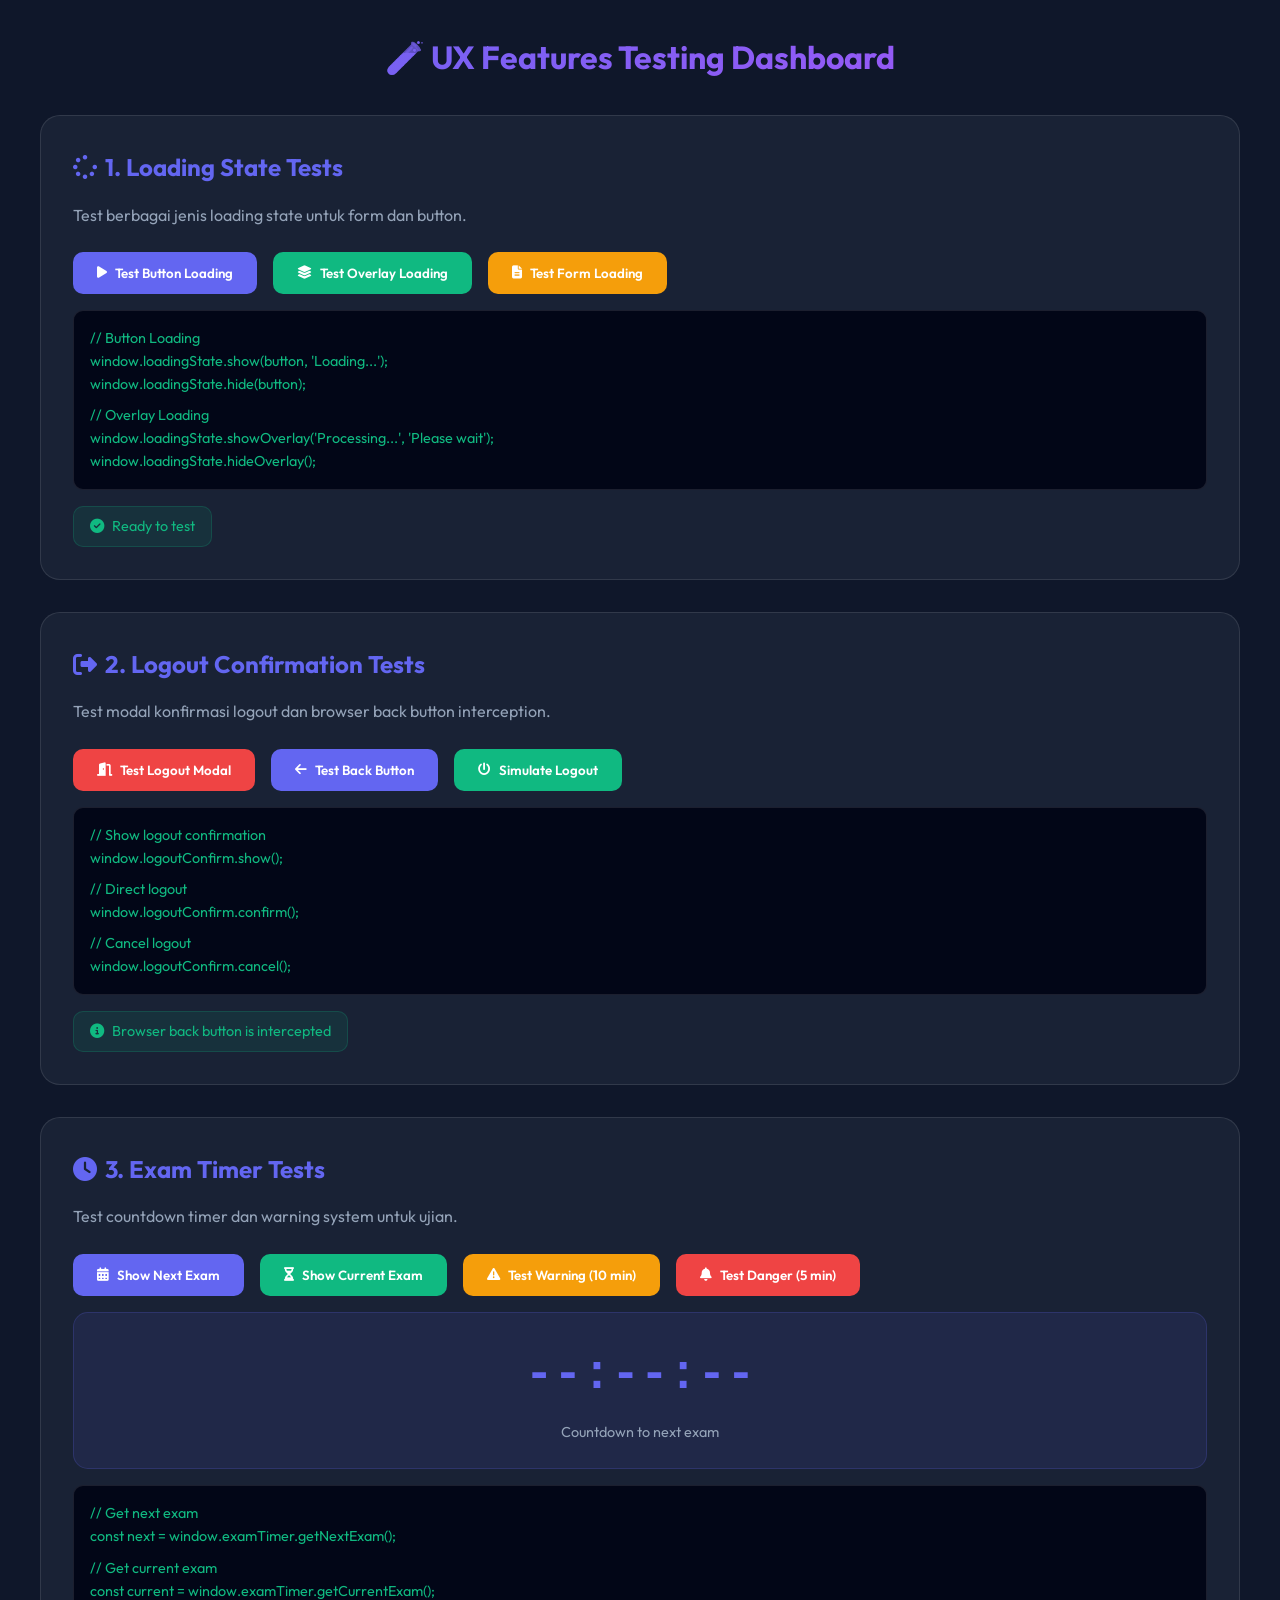
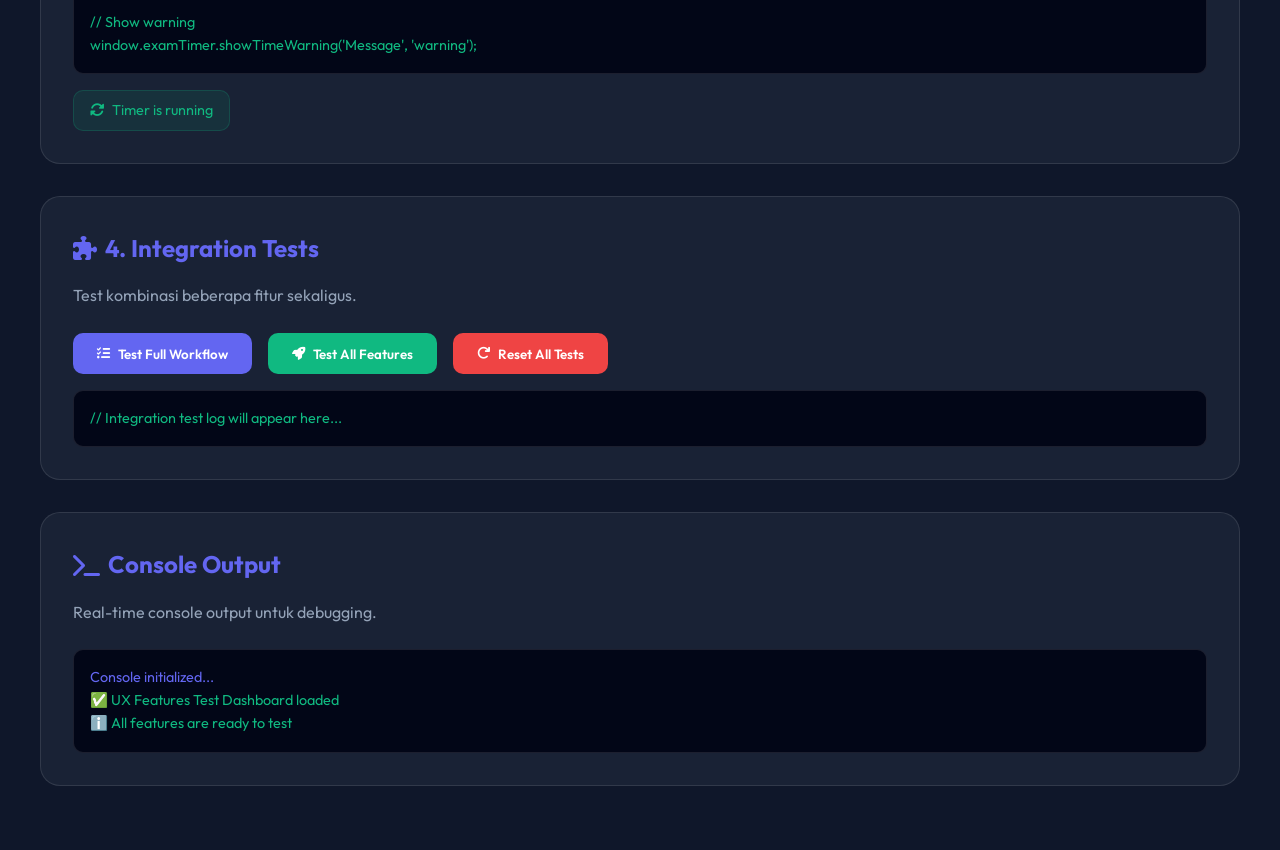
<file: test-ux-features.html>
<!DOCTYPE html>
<html lang="id">
<head>
    <meta charset="UTF-8">
    <meta name="viewport" content="width=device-width, initial-scale=1.0">
    <title>Test UX Features - Sistem Manajemen Nilai</title>
    <link rel="stylesheet" href="https://cdnjs.cloudflare.com/ajax/libs/font-awesome/6.4.0/css/all.min.css">
    <link href="https://fonts.googleapis.com/css2?family=Outfit:wght@300;400;600;700&display=swap" rel="stylesheet">
    <link rel="stylesheet" href="style.css">
    <script src="ux-enhancements.js"></script>
    <style>
        body {
            padding: 2rem;
            background: #0f172a;
            color: #f8fafc;
            font-family: 'Outfit', sans-serif;
        }
        .test-container {
            max-width: 1200px;
            margin: 0 auto;
        }
        .test-section {
            background: rgba(30, 41, 59, 0.7);
            border: 1px solid rgba(255, 255, 255, 0.1);
            border-radius: 20px;
            padding: 2rem;
            margin-bottom: 2rem;
        }
        .test-section h2 {
            color: #6366f1;
            margin-bottom: 1rem;
            display: flex;
            align-items: center;
            gap: 0.5rem;
        }
        .test-section p {
            color: #94a3b8;
            margin-bottom: 1.5rem;
        }
        .test-buttons {
            display: flex;
            gap: 1rem;
            flex-wrap: wrap;
        }
        .test-btn {
            padding: 0.8rem 1.5rem;
            background: #6366f1;
            color: white;
            border: none;
            border-radius: 10px;
            cursor: pointer;
            font-weight: 600;
            transition: all 0.3s;
            display: flex;
            align-items: center;
            gap: 0.5rem;
        }
        .test-btn:hover {
            background: #4f46e5;
            transform: translateY(-2px);
        }
        .test-btn.danger {
            background: #ef4444;
        }
        .test-btn.success {
            background: #10b981;
        }
        .test-btn.warning {
            background: #f59e0b;
        }
        .code-block {
            background: #020617;
            border: 1px solid rgba(255, 255, 255, 0.1);
            border-radius: 10px;
            padding: 1rem;
            margin-top: 1rem;
            font-family: 'Courier New', monospace;
            font-size: 0.9rem;
            color: #10b981;
            overflow-x: auto;
        }
        .status-indicator {
            display: inline-flex;
            align-items: center;
            gap: 0.5rem;
            padding: 0.5rem 1rem;
            background: rgba(16, 185, 129, 0.1);
            border: 1px solid rgba(16, 185, 129, 0.2);
            border-radius: 10px;
            color: #10b981;
            font-size: 0.9rem;
            margin-top: 1rem;
        }
        .timer-display {
            background: rgba(99, 102, 241, 0.1);
            border: 1px solid rgba(99, 102, 241, 0.2);
            border-radius: 15px;
            padding: 1.5rem;
            margin-top: 1rem;
            text-align: center;
        }
        .timer-display .time {
            font-size: 3rem;
            font-weight: 700;
            color: #6366f1;
            font-family: 'Courier New', monospace;
        }
        .timer-display .label {
            color: #94a3b8;
            font-size: 0.9rem;
            margin-top: 0.5rem;
        }
    </style>
</head>
<body>
    <div class="test-container">
        <h1 style="text-align: center; margin-bottom: 2rem; background: linear-gradient(135deg, #6366f1, #a855f7); -webkit-background-clip: text; background-clip: text; -webkit-text-fill-color: transparent;">
            🧪 UX Features Testing Dashboard
        </h1>

        <!-- Loading State Tests -->
        <div class="test-section">
            <h2><i class="fas fa-spinner"></i> 1. Loading State Tests</h2>
            <p>Test berbagai jenis loading state untuk form dan button.</p>
            
            <div class="test-buttons">
                <button class="test-btn" id="test-btn-1" onclick="testButtonLoading(this)">
                    <i class="fas fa-play"></i> Test Button Loading
                </button>
                <button class="test-btn success" onclick="testOverlayLoading()">
                    <i class="fas fa-layer-group"></i> Test Overlay Loading
                </button>
                <button class="test-btn warning" onclick="testFormLoading()">
                    <i class="fas fa-file-alt"></i> Test Form Loading
                </button>
            </div>

            <div class="code-block">
                <div>// Button Loading</div>
                <div>window.loadingState.show(button, 'Loading...');</div>
                <div>window.loadingState.hide(button);</div>
                <div style="margin-top: 0.5rem;">// Overlay Loading</div>
                <div>window.loadingState.showOverlay('Processing...', 'Please wait');</div>
                <div>window.loadingState.hideOverlay();</div>
            </div>

            <div class="status-indicator" id="loading-status">
                <i class="fas fa-check-circle"></i> Ready to test
            </div>
        </div>

        <!-- Logout Confirmation Tests -->
        <div class="test-section">
            <h2><i class="fas fa-sign-out-alt"></i> 2. Logout Confirmation Tests</h2>
            <p>Test modal konfirmasi logout dan browser back button interception.</p>
            
            <div class="test-buttons">
                <button class="test-btn danger" onclick="testLogoutModal()">
                    <i class="fas fa-door-open"></i> Test Logout Modal
                </button>
                <button class="test-btn" onclick="testBackButton()">
                    <i class="fas fa-arrow-left"></i> Test Back Button
                </button>
                <button class="test-btn success" onclick="simulateLogout()">
                    <i class="fas fa-power-off"></i> Simulate Logout
                </button>
            </div>

            <div class="code-block">
                <div>// Show logout confirmation</div>
                <div>window.logoutConfirm.show();</div>
                <div style="margin-top: 0.5rem;">// Direct logout</div>
                <div>window.logoutConfirm.confirm();</div>
                <div style="margin-top: 0.5rem;">// Cancel logout</div>
                <div>window.logoutConfirm.cancel();</div>
            </div>

            <div class="status-indicator" id="logout-status">
                <i class="fas fa-info-circle"></i> Browser back button is intercepted
            </div>
        </div>

        <!-- Timer Tests -->
        <div class="test-section">
            <h2><i class="fas fa-clock"></i> 3. Exam Timer Tests</h2>
            <p>Test countdown timer dan warning system untuk ujian.</p>
            
            <div class="test-buttons">
                <button class="test-btn" onclick="showNextExam()">
                    <i class="fas fa-calendar-alt"></i> Show Next Exam
                </button>
                <button class="test-btn success" onclick="showCurrentExam()">
                    <i class="fas fa-hourglass-half"></i> Show Current Exam
                </button>
                <button class="test-btn warning" onclick="testWarning()">
                    <i class="fas fa-exclamation-triangle"></i> Test Warning (10 min)
                </button>
                <button class="test-btn danger" onclick="testDanger()">
                    <i class="fas fa-bell"></i> Test Danger (5 min)
                </button>
            </div>

            <div class="timer-display">
                <div class="time" id="timer-display">--:--:--</div>
                <div class="label" id="timer-label">Countdown to next exam</div>
            </div>

            <div class="code-block">
                <div>// Get next exam</div>
                <div>const next = window.examTimer.getNextExam();</div>
                <div style="margin-top: 0.5rem;">// Get current exam</div>
                <div>const current = window.examTimer.getCurrentExam();</div>
                <div style="margin-top: 0.5rem;">// Show warning</div>
                <div>window.examTimer.showTimeWarning('Message', 'warning');</div>
            </div>

            <div class="status-indicator" id="timer-status">
                <i class="fas fa-sync-alt fa-spin"></i> Timer is running
            </div>
        </div>

        <!-- Integration Tests -->
        <div class="test-section">
            <h2><i class="fas fa-puzzle-piece"></i> 4. Integration Tests</h2>
            <p>Test kombinasi beberapa fitur sekaligus.</p>
            
            <div class="test-buttons">
                <button class="test-btn" onclick="testFullWorkflow()">
                    <i class="fas fa-tasks"></i> Test Full Workflow
                </button>
                <button class="test-btn success" onclick="testAllFeatures()">
                    <i class="fas fa-rocket"></i> Test All Features
                </button>
                <button class="test-btn danger" onclick="resetTests()">
                    <i class="fas fa-redo"></i> Reset All Tests
                </button>
            </div>

            <div class="code-block" id="integration-log">
                <div>// Integration test log will appear here...</div>
            </div>
        </div>

        <!-- Console Output -->
        <div class="test-section">
            <h2><i class="fas fa-terminal"></i> Console Output</h2>
            <p>Real-time console output untuk debugging.</p>
            
            <div class="code-block" id="console-output" style="max-height: 300px; overflow-y: auto;">
                <div style="color: #6366f1;">Console initialized...</div>
            </div>
        </div>
    </div>

    <script>
        // ============================================
        // TEST FUNCTIONS
        // ============================================

        // Intercept console.log
        const originalLog = console.log;
        console.log = function(...args) {
            originalLog.apply(console, args);
            const output = document.getElementById('console-output');
            if (output) {
                const div = document.createElement('div');
                div.textContent = args.join(' ');
                div.style.color = '#10b981';
                output.appendChild(div);
                output.scrollTop = output.scrollHeight;
            }
        };

        // 1. Loading State Tests
        function testButtonLoading(btn) {
            const status = document.getElementById('loading-status');
            status.innerHTML = '<i class="fas fa-spinner fa-spin"></i> Testing button loading...';
            
            window.loadingState.show(btn, 'Loading...');
            console.log('✅ Button loading started');
            
            setTimeout(() => {
                window.loadingState.hide(btn);
                status.innerHTML = '<i class="fas fa-check-circle"></i> Button loading test completed!';
                console.log('✅ Button loading completed');
            }, 3000);
        }

        function testOverlayLoading() {
            const status = document.getElementById('loading-status');
            status.innerHTML = '<i class="fas fa-spinner fa-spin"></i> Testing overlay loading...';
            
            window.loadingState.showOverlay('Processing data...', 'This is a test');
            console.log('✅ Overlay loading started');
            
            setTimeout(() => {
                window.loadingState.hideOverlay();
                status.innerHTML = '<i class="fas fa-check-circle"></i> Overlay loading test completed!';
                console.log('✅ Overlay loading completed');
            }, 3000);
        }

        function testFormLoading() {
            const status = document.getElementById('loading-status');
            status.innerHTML = '<i class="fas fa-spinner fa-spin"></i> Testing form loading...';
            console.log('✅ Form loading simulation started');
            
            // Simulate form submission
            const buttons = document.querySelectorAll('.test-btn');
            buttons.forEach(btn => {
                window.loadingState.show(btn, 'Submitting...');
            });
            
            setTimeout(() => {
                buttons.forEach(btn => {
                    window.loadingState.hide(btn);
                });
                status.innerHTML = '<i class="fas fa-check-circle"></i> Form loading test completed!';
                console.log('✅ Form loading simulation completed');
            }, 2000);
        }

        // 2. Logout Tests
        function testLogoutModal() {
            console.log('✅ Opening logout modal...');
            window.logoutConfirm.show();
        }

        function testBackButton() {
            console.log('✅ Testing back button interception...');
            alert('Try pressing the browser back button now. You should see the logout confirmation modal.');
        }

        function simulateLogout() {
            console.log('⚠️ Simulating logout (will not actually logout in test mode)');
            const status = document.getElementById('logout-status');
            status.innerHTML = '<i class="fas fa-spinner fa-spin"></i> Logging out...';
            
            setTimeout(() => {
                status.innerHTML = '<i class="fas fa-check-circle"></i> Logout simulation completed!';
                console.log('✅ Logout simulation completed');
            }, 2000);
        }

        // 3. Timer Tests
        function showNextExam() {
            const next = window.examTimer.getNextExam();
            const display = document.getElementById('timer-display');
            const label = document.getElementById('timer-label');
            
            if (next) {
                console.log('✅ Next exam:', next);
                label.textContent = `Next: ${next.name} on ${next.date}`;
                updateTimerDisplay();
            } else {
                display.textContent = 'No upcoming exams';
                label.textContent = 'All exams completed';
                console.log('ℹ️ No upcoming exams');
            }
        }

        function showCurrentExam() {
            const current = window.examTimer.getCurrentExam();
            const display = document.getElementById('timer-display');
            const label = document.getElementById('timer-label');
            
            if (current) {
                console.log('✅ Current exam:', current);
                label.textContent = `Current: ${current.name}`;
                display.textContent = 'IN PROGRESS';
                display.style.color = '#10b981';
            } else {
                display.textContent = 'No active exam';
                label.textContent = 'No exam in progress';
                console.log('ℹ️ No active exam');
            }
        }

        function testWarning() {
            console.log('⚠️ Testing 10-minute warning...');
            window.examTimer.showTimeWarning('Waktu tersisa 10 menit. Pastikan Anda sudah memeriksa jawaban.', 'warning');
        }

        function testDanger() {
            console.log('🚨 Testing 5-minute danger alert...');
            window.examTimer.showTimeWarning('Waktu tersisa kurang dari 5 menit! Segera selesaikan ujian Anda.', 'danger');
        }

        function updateTimerDisplay() {
            const next = window.examTimer.getNextExam();
            const display = document.getElementById('timer-display');
            
            if (!next) return;
            
            setInterval(() => {
                const now = new Date();
                const timeLeft = next.dateTime - now;
                
                if (timeLeft <= 0) {
                    display.textContent = 'STARTED';
                    return;
                }
                
                const formatted = window.examTimer.formatTime(timeLeft);
                display.textContent = formatted;
            }, 1000);
        }

        // 4. Integration Tests
        function testFullWorkflow() {
            const log = document.getElementById('integration-log');
            log.innerHTML = '';
            
            function addLog(msg, color = '#10b981') {
                const div = document.createElement('div');
                div.textContent = msg;
                div.style.color = color;
                log.appendChild(div);
            }
            
            addLog('🚀 Starting full workflow test...', '#6366f1');
            
            // Step 1: Loading
            addLog('Step 1: Testing loading state...');
            window.loadingState.showOverlay('Step 1/3', 'Testing loading...');
            
            setTimeout(() => {
                window.loadingState.hideOverlay();
                addLog('✅ Loading state OK');
                
                // Step 2: Timer
                addLog('Step 2: Testing timer...');
                const next = window.examTimer.getNextExam();
                if (next) {
                    addLog(`✅ Timer OK - Next: ${next.name}`);
                } else {
                    addLog('⚠️ No upcoming exams', '#f59e0b');
                }
                
                // Step 3: Logout
                setTimeout(() => {
                    addLog('Step 3: Testing logout modal...');
                    addLog('✅ All tests completed!', '#10b981');
                    console.log('✅ Full workflow test completed');
                }, 1000);
            }, 2000);
        }

        function testAllFeatures() {
            console.log('🚀 Testing all features sequentially...');
            
            // Test 1
            testOverlayLoading();
            
            setTimeout(() => {
                // Test 2
                testWarning();
            }, 3500);
            
            setTimeout(() => {
                // Test 3
                showNextExam();
            }, 6000);
            
            setTimeout(() => {
                console.log('✅ All features tested!');
                alert('All features tested! Check console for details.');
            }, 8000);
        }

        function resetTests() {
            console.log('🔄 Resetting all tests...');
            document.getElementById('loading-status').innerHTML = '<i class="fas fa-check-circle"></i> Ready to test';
            document.getElementById('logout-status').innerHTML = '<i class="fas fa-info-circle"></i> Browser back button is intercepted';
            document.getElementById('timer-status').innerHTML = '<i class="fas fa-sync-alt fa-spin"></i> Timer is running';
            document.getElementById('timer-display').textContent = '--:--:--';
            document.getElementById('timer-label').textContent = 'Countdown to next exam';
            document.getElementById('integration-log').innerHTML = '<div>// Integration test log will appear here...</div>';
            document.getElementById('console-output').innerHTML = '<div style="color: #6366f1;">Console reset...</div>';
            console.log('✅ All tests reset');
        }

        // Auto-start timer display
        window.addEventListener('DOMContentLoaded', () => {
            console.log('✅ UX Features Test Dashboard loaded');
            console.log('ℹ️ All features are ready to test');
            showNextExam();
        });
    </script>
</body>
</html>
</file>
<file: style.css>
:root {
    /* Fresh Futuristic HSL Palette — Teal/Cyan + Violet */
    --h-primary: 174;
    --s-primary: 80%;
    --l-primary: 50%;
    --primary: hsl(var(--h-primary), var(--s-primary), var(--l-primary)); /* #19b8a6 Teal */
    --primary-dark: hsl(var(--h-primary), var(--s-primary), 42%); /* Darker teal */
    --primary-glow: hsla(var(--h-primary), var(--s-primary), var(--l-primary), 0.3);

    --h-secondary: 262;
    --s-secondary: 83%;
    --l-secondary: 68%;
    --secondary: hsl(var(--h-secondary), var(--s-secondary), var(--l-secondary)); /* #8b5cf6 Violet */
    --secondary-glow: hsla(var(--h-secondary), var(--s-secondary), var(--l-secondary), 0.3);

    --h-accent: 199;
    --s-accent: 89%;
    --l-accent: 58%;
    --accent: hsl(var(--h-accent), var(--s-accent), var(--l-accent)); /* #38bdf8 Sky Blue */
    --accent-glow: hsla(var(--h-accent), var(--s-accent), var(--l-accent), 0.3);

    --h-green: 142;
    --s-green: 71%;
    --l-green: 45%;
    --success: hsl(var(--h-green), var(--s-green), var(--l-green)); /* #10b981 */
    --success-glow: hsla(var(--h-green), var(--s-green), var(--l-green), 0.25);

    --h-amber: 38;
    --s-amber: 92%;
    --l-amber: 50%;
    --warning: hsl(var(--h-amber), var(--s-amber), var(--l-amber)); /* #f59e0b */
    --warning-glow: hsla(var(--h-amber), var(--s-amber), var(--l-amber), 0.25);

    /* Neutral Colors — Deep Navy */
    --bg-dark: #050b18;
    --bg-card: rgba(12, 22, 42, 0.65);
    --text-white: #f0f6fc;
    --text-muted: #8b9dc3;
    
    /* Fine Glassmorphism Specifications */
    --glass-border: rgba(255, 255, 255, 0.07);
    --glass-border-hover: rgba(25, 184, 166, 0.35);
    --glass-bg: rgba(255, 255, 255, 0.03);
    --glass-bg-hover: rgba(255, 255, 255, 0.06);
    --backdrop-blur: blur(24px);
}

* {
    margin: 0;
    padding: 0;
    box-sizing: border-box;
    font-family: 'Outfit', sans-serif;
}

body {
    background-color: var(--bg-dark);
    color: var(--text-white);
    line-height: 1.6;
    overflow-x: hidden;
}

/* Ambient Background Glow System */
.ambient-glow {
    position: fixed;
    top: 0;
    left: 0;
    width: 100vw;
    height: 100vh;
    z-index: -1;
    overflow: hidden;
    pointer-events: none;
}

.glow-1, .glow-2 {
    position: absolute;
    border-radius: 50%;
    filter: blur(140px);
    opacity: 0.18;
    mix-blend-mode: screen;
    pointer-events: none;
    will-change: transform;
}

.glow-1 {
    width: 600px;
    height: 600px;
    background: radial-gradient(circle, var(--primary) 0%, transparent 70%);
    top: -200px;
    left: -100px;
    animation: floatGlow1 25s infinite alternate ease-in-out;
}

.glow-2 {
    width: 500px;
    height: 500px;
    background: radial-gradient(circle, var(--secondary) 0%, transparent 70%);
    bottom: -150px;
    right: -100px;
    animation: floatGlow2 20s infinite alternate ease-in-out;
}

@keyframes floatGlow1 {
    0% { transform: translate(0, 0) scale(1); }
    50% { transform: translate(150px, 80px) scale(1.15); }
    100% { transform: translate(-50px, 120px) scale(0.95); }
}

@keyframes floatGlow2 {
    0% { transform: translate(0, 0) scale(1); }
    50% { transform: translate(-120px, -100px) scale(0.9); }
    100% { transform: translate(80px, 50px) scale(1.1); }
}

.container {
    max-width: 1200px;
    margin: 0 auto;
    padding: 0 2rem;
}

/* Bug 1 fix: Reduce container padding on mobile */
@media (max-width: 768px) {
    .container {
        padding: 0 1rem;
    }
}

/* Custom Smooth Scrollbar */
::-webkit-scrollbar {
    width: 8px;
}
::-webkit-scrollbar-track {
    background: rgba(9, 13, 22, 0.5);
}
::-webkit-scrollbar-thumb {
    background: linear-gradient(to bottom, rgba(25, 184, 166, 0.15), rgba(139, 92, 246, 0.15));
    border-radius: 10px;
    border: 2px solid #050b18;
    transition: 0.3s;
}
::-webkit-scrollbar-thumb:hover {
    background: linear-gradient(to bottom, var(--primary), var(--secondary));
}

/* Navigation */
.navbar {
    position: fixed;
    top: 0;
    width: 100%;
    padding: 0.8rem 0;
    background: rgba(5, 11, 24, 0.78);
    backdrop-filter: var(--backdrop-blur) saturate(180%);
    -webkit-backdrop-filter: var(--backdrop-blur) saturate(180%);
    z-index: 1000;
    border-bottom: 1px solid var(--glass-border);
    box-shadow: 0 10px 30px -10px rgba(0, 0, 0, 0.5);
}

.nav-content {
    display: flex;
    justify-content: space-between;
    align-items: center;
}

.logo {
    display: flex;
    align-items: center;
    font-size: 1.5rem;
    font-weight: 700;
    gap: 0.8rem;
    background: linear-gradient(45deg, var(--primary), var(--secondary));
    -webkit-background-clip: text;
    background-clip: text;
    -webkit-text-fill-color: transparent;
}

.logo img {
    height: 45px;
    width: auto;
    filter: drop-shadow(0 0 12px rgba(25, 184, 166, 0.35));
}

.nav-links {
    display: flex;
    list-style: none;
    align-items: center;
    gap: 2rem;
}

.nav-links a {
    text-decoration: none;
    color: var(--text-white);
    font-weight: 500;
    transition: all 0.3s ease;
    position: relative;
    padding: 0.2rem 0;
}

.nav-links a::after {
    content: '';
    position: absolute;
    bottom: 0;
    left: 0;
    width: 0;
    height: 2px;
    background: linear-gradient(to right, var(--primary), var(--secondary));
    transition: width 0.3s ease;
}

.nav-links a:hover {
    color: var(--primary);
}

.nav-links a:hover::after {
    width: 100%;
}

/* Hero Section */
.hero {
    min-height: 60vh;
    padding: 85px 0 45px;
    display: flex;
    align-items: center;
    position: relative;
    background: url('sekolah.png') no-repeat center center/cover;
}

.hero-overlay {
    position: absolute;
    top: 0;
    left: 0;
    width: 100%;
    height: 100%;
    background: linear-gradient(to bottom, rgba(9, 13, 22, 0.35), rgba(9, 13, 22, 0.85)),
        radial-gradient(circle at center, transparent, var(--bg-dark) 95%);
}

.hero-content {
    position: relative;
    z-index: 10;
    max-width: 800px;
    margin: 0 auto;
    text-align: center;
}

.badge {
    display: inline-block;
    padding: 0.5rem 1.4rem;
    background: rgba(25, 184, 166, 0.08);
    border: 1px solid rgba(25, 184, 166, 0.2);
    border-radius: 50px;
    font-size: 0.85rem;
    font-weight: 600;
    letter-spacing: 0.05em;
    margin-bottom: 1.5rem;
    color: #5eead4;
    box-shadow: 0 0 15px rgba(25, 184, 166, 0.15);
}

.hero h1 {
    font-size: 3.5rem;
    font-weight: 700;
    line-height: 1.15;
    margin-bottom: 1.2rem;
    background: linear-gradient(to right, #ffffff, #cbd5e1);
    -webkit-background-clip: text;
    background-clip: text;
    -webkit-text-fill-color: transparent;
    letter-spacing: -0.02em;
}

.hero p {
    font-size: 1.1rem;
    color: var(--text-muted);
    margin-bottom: 2rem;
    font-weight: 400;
}

.hero-btns {
    display: flex;
    justify-content: center;
    gap: 1.5rem;
}

/* Buttons */
.btn-main {
    padding: 0.8rem 2rem;
    background: linear-gradient(135deg, var(--primary), var(--primary-dark));
    color: white;
    text-decoration: none;
    border-radius: 12px;
    font-weight: 600;
    transition: all 0.4s cubic-bezier(0.16, 1, 0.3, 1);
    box-shadow: 0 8px 24px -5px rgba(25, 184, 166, 0.5);
    border: 1px solid rgba(255, 255, 255, 0.08);
    cursor: pointer;
    display: inline-flex;
    align-items: center;
    gap: 0.6rem;
}

.btn-main:hover {
    transform: translateY(-3px);
    box-shadow: 0 15px 30px -5px rgba(25, 184, 166, 0.7);
    filter: brightness(1.1);
}

.btn-main:active {
    transform: translateY(-1px) scale(0.97);
}

.btn-outline {
    padding: 0.8rem 2rem;
    border: 1px solid rgba(255, 255, 255, 0.1);
    background: var(--glass-bg);
    color: white;
    text-decoration: none;
    border-radius: 12px;
    font-weight: 600;
    transition: all 0.3s ease;
    backdrop-filter: blur(5px);
    -webkit-backdrop-filter: blur(5px);
    cursor: pointer;
    display: inline-flex;
    align-items: center;
    gap: 0.6rem;
}

.btn-outline:hover {
    background: rgba(255, 255, 255, 0.08);
    border-color: rgba(255, 255, 255, 0.25);
    box-shadow: 0 4px 15px rgba(0, 0, 0, 0.2);
}

.btn-outline:active {
    transform: scale(0.97);
}

/* Class Selector */
.class-selector {
    display: flex;
    justify-content: center;
    margin-bottom: 3rem;
}

.tabs {
    display: flex;
    background: rgba(255, 255, 255, 0.02);
    padding: 0.45rem;
    border-radius: 16px;
    border: 1px solid var(--glass-border);
    backdrop-filter: var(--backdrop-blur) saturate(180%);
    -webkit-backdrop-filter: var(--backdrop-blur) saturate(180%);
    gap: 0.5rem;
    box-shadow: 0 8px 32px 0 rgba(0, 0, 0, 0.37);
}

.tab-btn {
    padding: 0.7rem 2.2rem;
    border: none;
    background: transparent;
    color: var(--text-muted);
    font-size: 0.95rem;
    font-weight: 600;
    cursor: pointer;
    border-radius: 12px;
    transition: all 0.4s cubic-bezier(0.16, 1, 0.3, 1);
    position: relative;
    overflow: hidden;
    display: flex;
    align-items: center;
    justify-content: center;
}

.tab-btn i {
    margin-right: 0.5rem;
    font-size: 0.85rem;
}

/* Individual Grade Colors when Active */
.tab-btn[data-class="7"].active {
    background: linear-gradient(135deg, #2563eb, #1d4ed8);
    color: white;
    box-shadow: 0 8px 24px -4px rgba(37, 99, 235, 0.55), 0 0 0 1px rgba(255, 255, 255, 0.1) inset;
}

.tab-btn[data-class="8"].active {
    background: linear-gradient(135deg, var(--success), #047857);
    color: white;
    box-shadow: 0 8px 24px -4px rgba(16, 185, 129, 0.55), 0 0 0 1px rgba(255, 255, 255, 0.1) inset;
}

.tab-btn[data-class="9"].active {
    background: linear-gradient(135deg, var(--accent), #be123c);
    color: white;
    box-shadow: 0 8px 24px -4px rgba(244, 63, 94, 0.55), 0 0 0 1px rgba(255, 255, 255, 0.1) inset;
}

/* Specific hover effects for each class */
.tab-btn[data-class="7"]:hover:not(.active) {
    background: rgba(59, 130, 246, 0.08);
    color: #60a5fa;
    transform: translateY(-1px);
}

.tab-btn[data-class="8"]:hover:not(.active) {
    background: rgba(16, 185, 129, 0.08);
    color: #34d399;
    transform: translateY(-1px);
}

.tab-btn[data-class="9"]:hover:not(.active) {
    background: rgba(244, 63, 94, 0.08);
    color: #fb7185;
    transform: translateY(-1px);
}

.tab-btn:active {
    transform: scale(0.96);
}

/* Status Bar */
.status-bar {
    background: transparent;
    padding: 1.5rem 0;
    position: relative;
    margin-top: -60px;
    z-index: 20;
}

.status-content {
    background: rgba(255, 255, 255, 0.02);
    backdrop-filter: var(--backdrop-blur) saturate(180%);
    -webkit-backdrop-filter: var(--backdrop-blur) saturate(180%);
    border: 1px solid var(--glass-border);
    border-radius: 24px;
    padding: 2.2rem 2.5rem;
    display: flex;
    justify-content: space-around;
    align-items: center;
    box-shadow: 0 20px 40px -15px rgba(0, 0, 0, 0.5), 
                0 0 0 1px rgba(255, 255, 255, 0.02) inset;
}

.status-item {
    display: flex;
    align-items: center;
    gap: 1.5rem;
    transition: transform 0.3s ease;
}

.status-item:hover {
    transform: translateY(-2px);
}

.status-item i {
    font-size: 2.2rem;
    background: linear-gradient(135deg, var(--primary), var(--secondary));
    -webkit-background-clip: text;
    background-clip: text;
    -webkit-text-fill-color: transparent;
    filter: drop-shadow(0 4px 8px var(--primary-glow));
}

.status-text {
    display: flex;
    flex-direction: column;
}

.status-text .label {
    font-size: 0.8rem;
    text-transform: uppercase;
    letter-spacing: 0.08em;
    color: var(--text-muted);
    font-weight: 600;
    margin-bottom: 0.2rem;
}

.status-text .value {
    font-size: 1.6rem;
    font-weight: 700;
    color: var(--text-white);
    letter-spacing: -0.01em;
    font-variant-numeric: tabular-nums;
    display: inline-block;
    width: 220px;
    text-align: left;
}

/* Bug 4 fix: Remove fixed width on mobile to prevent overflow */
@media (max-width: 768px) {
    .status-text .value {
        width: auto;
        font-size: 1.2rem;
    }
}

.status-divider {
    width: 1px;
    height: 50px;
    background: linear-gradient(to bottom, transparent, var(--glass-border), transparent);
}

/* Schedule Section */
.section {
    padding: 6rem 0;
    position: relative;
}

.bg-alt {
    background: rgba(9, 13, 22, 0.3);
    backdrop-filter: blur(10px);
}

.section-header {
    text-align: center;
    margin-bottom: 4rem;
    position: relative;
    z-index: 5;
}

.section-header h2 {
    font-size: 2.6rem;
    font-weight: 700;
    margin-bottom: 0.8rem;
    background: linear-gradient(135deg, #ffffff, #cbd5e1);
    -webkit-background-clip: text;
    background-clip: text;
    -webkit-text-fill-color: transparent;
    letter-spacing: -0.02em;
}

.section-header p {
    color: var(--text-muted);
    font-size: 1.1rem;
    max-width: 600px;
    margin: 0 auto;
}

.schedule-grid {
    display: grid;
    grid-template-columns: repeat(auto-fit, minmax(300px, 1fr));
    gap: 2.2rem;
}

/* Bug 5 fix: Smaller card minimum on mobile */
@media (max-width: 480px) {
    .schedule-grid {
        grid-template-columns: 1fr;
        gap: 1.5rem;
    }
}

.exam-card {
    background: rgba(255, 255, 255, 0.02);
    backdrop-filter: var(--backdrop-blur) saturate(160%);
    -webkit-backdrop-filter: var(--backdrop-blur) saturate(160%);
    border: 1px solid var(--glass-border);
    border-radius: 24px;
    padding: 2.2rem 2rem;
    position: relative;
    transition: all 0.5s cubic-bezier(0.16, 1, 0.3, 1);
    overflow: hidden;
    display: flex;
    flex-direction: column;
    justify-content: space-between;
    box-shadow: 0 15px 35px -10px rgba(0, 0, 0, 0.3),
                0 0 0 1px rgba(255, 255, 255, 0.02) inset;
}

.exam-card::before {
    content: '';
    position: absolute;
    top: 0;
    left: 0;
    width: 100%;
    height: 100%;
    background: radial-gradient(circle at 100% 0%, rgba(25, 184, 166, 0.12) 0%, transparent 60%);
    opacity: 0;
    transition: opacity 0.5s ease;
    pointer-events: none;
}

.exam-card:hover {
    transform: translateY(-8px);
    border-color: var(--glass-border-hover);
    box-shadow: 0 30px 60px -15px rgba(0, 0, 0, 0.6), 
                0 0 25px rgba(25, 184, 166, 0.25),
                0 0 0 1px rgba(255, 255, 255, 0.08) inset;
    background: rgba(255, 255, 255, 0.04);
}

.exam-card:hover::before {
    opacity: 1;
}

.card-status {
    position: absolute;
    top: 1.5rem;
    right: 1.5rem;
    font-size: 0.72rem;
    font-weight: 700;
    padding: 0.25rem 0.75rem;
    border-radius: 8px;
    letter-spacing: 0.05em;
    text-transform: uppercase;
}

.card-status.active {
    background: rgba(16, 185, 129, 0.12);
    color: #4ade80;
    border: 1px solid rgba(16, 185, 129, 0.2);
    box-shadow: 0 0 12px rgba(16, 185, 129, 0.2);
}

.card-status.upcoming {
    background: rgba(245, 158, 11, 0.12);
    color: #fbbf24;
    border: 1px solid rgba(245, 158, 11, 0.2);
}

.card-icon {
    width: 52px;
    height: 52px;
    background: rgba(25, 184, 166, 0.08);
    border: 1px solid rgba(25, 184, 166, 0.15);
    border-radius: 14px;
    display: flex;
    align-items: center;
    justify-content: center;
    font-size: 1.3rem;
    color: var(--primary);
    margin-bottom: 1.5rem;
    flex-shrink: 0;
    transition: all 0.4s cubic-bezier(0.16, 1, 0.3, 1);
}

.exam-card:hover .card-icon {
    transform: scale(1.1) rotate(5deg);
    background: rgba(25, 184, 166, 0.15);
    border-color: rgba(25, 184, 166, 0.3);
    color: var(--secondary);
    box-shadow: 0 0 15px rgba(25, 184, 166, 0.3);
}

.exam-card h3 {
    font-size: 1.35rem;
    font-weight: 600;
    margin-bottom: 1.5rem;
    color: white;
    letter-spacing: -0.01em;
}

.btn-card {
    display: block;
    width: 100%;
    padding: 0.85rem;
    text-align: center;
    background: linear-gradient(135deg, var(--primary), var(--primary-dark));
    color: white;
    text-decoration: none;
    border-radius: 12px;
    font-weight: 600;
    transition: all 0.3s cubic-bezier(0.16, 1, 0.3, 1);
    border: 1px solid rgba(255, 255, 255, 0.08);
    cursor: pointer;
    font-size: 0.95rem;
    box-shadow: 0 4px 12px -3px rgba(25, 184, 166, 0.4);
}

.btn-card:hover:not(.disabled) {
    transform: translateY(-2px);
    box-shadow: 0 8px 20px -3px rgba(25, 184, 166, 0.6);
    filter: brightness(1.15);
}

.btn-card:active:not(.disabled) {
    transform: translateY(0) scale(0.97);
}

.btn-card.disabled {
    background: rgba(255, 255, 255, 0.04);
    color: var(--text-muted);
    border: 1px solid rgba(255, 255, 255, 0.02);
    cursor: not-allowed;
    box-shadow: none;
}

/* Religion Button Variant */
.religion-links {
    display: flex;
    flex-wrap: wrap;
    gap: 0.5rem;
}

.religion-btn {
    width: auto !important;
    flex: 1 1 calc(33.33% - 0.5rem);
    padding: 0.65rem 0.4rem !important;
    font-size: 0.8rem !important;
    min-width: 70px;
}

/* Bug 8 fix: 2-column religion buttons on small screens */
@media (max-width: 480px) {
    .religion-btn {
        flex: 1 1 calc(50% - 0.5rem);
        min-width: 60px;
        font-size: 0.72rem !important;
        padding: 0.5rem 0.3rem !important;
    }
}

/* Custom Schedule Layout (Info Only) */
.jadwal-info-grid {
    display: grid;
    grid-template-columns: repeat(auto-fit, minmax(330px, 1fr));
    gap: 2.2rem;
}

.jadwal-day-card {
    background: rgba(255, 255, 255, 0.02);
    backdrop-filter: var(--backdrop-blur) saturate(160%);
    -webkit-backdrop-filter: var(--backdrop-blur) saturate(160%);
    border: 1px solid var(--glass-border);
    border-radius: 24px;
    overflow: hidden;
    box-shadow: 0 15px 35px -10px rgba(0, 0, 0, 0.3),
                0 0 0 1px rgba(255, 255, 255, 0.02) inset;
    transition: all 0.4s cubic-bezier(0.16, 1, 0.3, 1);
}

.jadwal-day-card:hover {
    transform: translateY(-5px);
    border-color: rgba(25, 184, 166, 0.25);
    box-shadow: 0 25px 50px -15px rgba(0, 0, 0, 0.5),
                0 0 0 1px rgba(255, 255, 255, 0.05) inset;
}

.day-header {
    background: linear-gradient(135deg, var(--primary), var(--primary-dark));
    padding: 1.2rem 1.5rem;
    font-weight: 700;
    font-size: 1.15rem;
    text-align: center;
    border-bottom: 1px solid rgba(255, 255, 255, 0.08);
    letter-spacing: 0.02em;
    text-shadow: 0 2px 4px rgba(0,0,0,0.2);
}

.day-content {
    padding: 1.8rem;
}

.day-item {
    display: flex;
    justify-content: space-between;
    align-items: center;
    padding: 1rem 0;
    border-bottom: 1px solid rgba(255, 255, 255, 0.06);
    transition: all 0.2s ease;
}

.day-item:hover {
    padding-left: 4px;
    padding-right: 4px;
    background: rgba(255, 255, 255, 0.01);
}

.day-item:last-child {
    border-bottom: none;
    padding-bottom: 0;
}

.day-item:first-child {
    padding-top: 0;
}

.day-item .time {
    color: var(--secondary);
    font-weight: 600;
    font-size: 0.92rem;
    display: flex;
    align-items: center;
    gap: 0.4rem;
}

.day-item .subject {
    font-weight: 500;
    color: var(--text-white);
}

/* Instructions */
.grid-2 {
    display: grid;
    grid-template-columns: 1fr 1fr;
    gap: 4rem;
    align-items: center;
}

.instruction-img img {
    width: 100%;
    border-radius: 30px;
    box-shadow: 0 30px 60px -20px rgba(0, 0, 0, 0.7);
}

.floating {
    animation: float 6s ease-in-out infinite;
}

@keyframes float {
    0% {
        transform: translateY(0px);
    }

    50% {
        transform: translateY(-20px);
    }

    100% {
        transform: translateY(0px);
    }
}

.rule-list {
    list-style: none;
    margin-top: 2rem;
}

.rule-list li {
    display: flex;
    gap: 1.5rem;
    margin-bottom: 2rem;
}

.rule-num {
    width: 40px;
    height: 40px;
    background: var(--primary);
    border-radius: 50%;
    display: flex;
    align-items: center;
    justify-content: center;
    font-weight: 700;
    flex-shrink: 0;
}

.rule-content h4 {
    margin-bottom: 0.3rem;
    color: var(--primary);
}

.rule-content p {
    font-size: 0.95rem;
    color: var(--text-muted);
}

/* Footer */
footer {
    padding: 5rem 0 2rem;
    background: #030a14;
    border-top: 1px solid var(--glass-border);
}

.footer-content {
    display: flex;
    justify-content: space-between;
    margin-bottom: 3rem;
}

.footer-info {
    max-width: 400px;
}

.footer-info p {
    margin-top: 1rem;
    color: var(--text-muted);
}

.footer-links h4 {
    margin-bottom: 1.5rem;
}

.footer-links a {
    display: block;
    color: var(--text-muted);
    text-decoration: none;
    margin-bottom: 0.8rem;
    transition: 0.3s;
}

.footer-links a:hover {
    color: var(--primary);
}

.footer-bottom {
    text-align: center;
    padding-top: 2rem;
    border-top: 1px solid rgba(255, 255, 255, 0.05);
    color: var(--text-muted);
    font-size: 0.9rem;
}

/* Base styles for new components */
.menu-toggle,
.mobile-menu {
    display: none;
}

.btn-primary-small {
    padding: 0.6rem 1.5rem;
    background: var(--primary);
    color: white !important;
    border-radius: 10px;
    font-weight: 600;
}

/* Mobile Responsive */
@media (max-width: 768px) {
    .nav-links {
        display: none;
    }

    .menu-toggle {
        display: block;
        font-size: 1.5rem;
        cursor: pointer;
        color: var(--text-white);
    }

    /* Mobile Menu Overlay */
    .mobile-menu {
        position: fixed;
        top: 0;
        right: -100%;
        width: min(100%, 340px);
        height: 100%;
        background: rgba(5, 11, 24, 0.88);
        backdrop-filter: blur(28px) saturate(180%);
        -webkit-backdrop-filter: blur(28px) saturate(180%);
        border-left: 1px solid rgba(255, 255, 255, 0.08);
        box-shadow: -10px 0 40px rgba(0, 0, 0, 0.6);
        z-index: 2000;
        transition: 0.5s cubic-bezier(0.16, 1, 0.3, 1);
        padding: 2rem 2.5rem;
        display: flex;
        flex-direction: column;
    }

    .mobile-menu.active {
        right: 0;
    }

    .mobile-menu-header {
        display: flex;
        justify-content: space-between;
        align-items: center;
        margin-bottom: 4rem;
    }

    .mobile-nav-links {
        list-style: none;
        display: flex;
        flex-direction: column;
        gap: 2rem;
        text-align: center;
        margin-top: 2rem;
    }

    .mobile-nav-links a {
        text-decoration: none;
        color: var(--text-white);
        font-size: 1.8rem;
        font-weight: 600;
        transition: 0.3s;
    }

    .mobile-nav-links a:hover {
        color: var(--primary);
        text-shadow: 0 0 12px var(--primary-glow);
    }

    .mobile-btn-primary {
        display: inline-block;
        padding: 1rem 2.5rem;
        background: linear-gradient(135deg, var(--primary), var(--primary-dark));
        border-radius: 12px;
        color: white !important;
        font-weight: 700;
        border: 1px solid rgba(255, 255, 255, 0.08);
        box-shadow: 0 8px 24px -5px rgba(25, 184, 166, 0.5);
        transition: all 0.3s cubic-bezier(0.16, 1, 0.3, 1);
        text-decoration: none;
    }

    .mobile-btn-primary:hover {
        box-shadow: 0 15px 30px -5px rgba(25, 184, 166, 0.7);
        filter: brightness(1.1);
        transform: translateY(-2px);
    }

    .mobile-btn-primary:active {
        transform: translateY(-1px) scale(0.97);
    }

    .close-menu {
        font-size: 2rem;
        cursor: pointer;
        transition: all 0.3s cubic-bezier(0.16, 1, 0.3, 1);
    }

    .close-menu:hover {
        color: var(--accent);
        transform: rotate(90deg);
    }

    /* Typography & Layout */
    .hero {
        text-align: center;
        height: auto;
        padding: 7rem 0 3rem;
    }

    .hero h1 {
        font-size: 2.2rem;
    }

    .hero p {
        font-size: 0.95rem;
    }

    .hero-btns {
        flex-direction: column;
        width: 100%;
        margin-top: 2rem;
    }

    .btn-main,
    .btn-outline {
        width: 100%;
        text-align: center;
    }

    .grid-2 {
        grid-template-columns: 1fr;
        gap: 3rem;
    }

    .status-content {
        flex-direction: column;
        gap: 1.5rem;
        padding: 1.5rem;
    }

    .status-divider {
        display: none;
    }

    .section-header h2 {
        font-size: 2.2rem;
    }

    .class-selector {
        margin-bottom: 2.5rem;
        overflow-x: auto;
        padding: 0 1rem 1rem;
        justify-content: flex-start;
        -webkit-overflow-scrolling: touch;
    }

    .tabs {
        flex-wrap: nowrap;
        min-width: max-content;
    }

    .tab-btn {
        padding: 0.7rem 1.5rem;
        font-size: 0.9rem;
    }

    .section {
        padding: 4rem 0;
    }

    .footer-content {
        flex-direction: column;
        gap: 3rem;
        text-align: center;
    }

    .logo {
        justify-content: center;
    }

    .jadwal-info-grid {
        grid-template-columns: 1fr;
    }
}

/* Modal Styles */
.modal-overlay {
    position: fixed;
    top: 0;
    left: 0;
    width: 100%;
    height: 100%;
    background: rgba(9, 13, 22, 0.7);
    backdrop-filter: blur(12px);
    -webkit-backdrop-filter: blur(12px);
    z-index: 3000;
    display: flex;
    justify-content: center;
    align-items: center;
    opacity: 0;
    visibility: hidden;
    transition: all 0.4s cubic-bezier(0.16, 1, 0.3, 1);
    /* Bug 6 fix: padding for mobile */
    padding: 0.5rem;
}

.modal-overlay.active {
    opacity: 1;
    visibility: visible;
}

.modal-content {
    background: rgba(255, 255, 255, 0.02);
    backdrop-filter: var(--backdrop-blur) saturate(180%);
    -webkit-backdrop-filter: var(--backdrop-blur) saturate(180%);
    border: 1px solid var(--glass-border);
    border-radius: 24px;
    width: 90%;
    max-width: 500px;
    padding: 2.5rem;
    position: relative;
    transform: translateY(-20px) scale(0.95);
    transition: all 0.4s cubic-bezier(0.16, 1, 0.3, 1);
    box-shadow: 0 32px 64px rgba(0, 0, 0, 0.6), 
                0 0 0 1px rgba(255, 255, 255, 0.02) inset;
}

.modal-overlay.active .modal-content {
    transform: translateY(0) scale(1);
}

.modal-close {
    position: absolute;
    top: 1.2rem;
    right: 1.5rem;
    font-size: 1.5rem;
    color: var(--text-muted);
    cursor: pointer;
    transition: all 0.3s cubic-bezier(0.16, 1, 0.3, 1);
    background: transparent;
    border: none;
    display: flex;
    align-items: center;
    justify-content: center;
    width: 32px;
    height: 32px;
    border-radius: 8px;
}

.modal-close:hover {
    color: var(--accent);
    background: rgba(244, 63, 94, 0.1);
}

.modal-header {
    margin-bottom: 2rem;
    text-align: center;
}

.modal-header h3 {
    font-size: 1.6rem;
    color: var(--text-white);
    margin-bottom: 0.5rem;
    font-weight: 700;
    letter-spacing: -0.015em;
}

.modal-header p {
    font-size: 0.9rem;
    color: var(--text-muted);
}

.form-group {
    margin-bottom: 1.5rem;
}

.form-group label {
    display: block;
    margin-bottom: 0.5rem;
    color: var(--text-muted);
    font-size: 0.82rem;
    font-weight: 600;
    text-transform: uppercase;
    letter-spacing: 0.04em;
}

.form-control {
    width: 100%;
    padding: 0.8rem 1rem;
    background: rgba(255, 255, 255, 0.04);
    border: 1px solid rgba(255, 255, 255, 0.1);
    border-radius: 12px;
    color: var(--text-white);
    font-family: inherit;
    font-size: 0.95rem;
    transition: all 0.3s cubic-bezier(0.16, 1, 0.3, 1);
    color-scheme: dark;
}

.form-control:focus {
    outline: none;
    border-color: var(--primary);
    background: rgba(25, 184, 166, 0.06);
    box-shadow: 0 0 0 3px rgba(25, 184, 166, 0.15);
}

.form-control option {
    background: #0f172a;
    color: var(--text-white);
}

textarea.form-control {
    resize: vertical;
    min-height: 100px;
}

/* Toast */
.toast {
    position: fixed;
    bottom: 2rem;
    right: 2rem;
    background: linear-gradient(135deg, #10b981, #059669);
    color: white;
    padding: 1.1rem 2.2rem;
    border-radius: 14px;
    box-shadow: 0 10px 30px rgba(16, 185, 129, 0.35),
                0 0 0 1px rgba(255, 255, 255, 0.1) inset;
    font-weight: 600;
    z-index: 4000;
    transform: translateY(100px);
    opacity: 0;
    transition: all 0.5s cubic-bezier(0.175, 0.885, 0.32, 1.275);
    border: 1px solid rgba(255, 255, 255, 0.08);
    max-width: calc(100vw - 2rem);
}

.toast.show {
    transform: translateY(0);
    opacity: 1;
}

/* Bug 17 fix: Full-width toast on mobile */
@media (max-width: 480px) {
    .toast {
        left: 1rem;
        right: 1rem;
        bottom: 1rem;
        text-align: center;
        padding: 0.9rem 1.2rem;
        font-size: 0.9rem;
    }
}

/* ============================================
   DOCUMENT MODAL STYLES
   ============================================ */
.doc-modal {
    max-width: 820px;
    max-height: 92vh;
    overflow-y: auto;
    padding: 0;
    border-radius: 16px;
}

.modal-actions-bar {
    position: sticky;
    top: 0;
    background: rgba(30, 41, 59, 0.98);
    backdrop-filter: blur(10px);
    padding: 0.8rem 1.2rem;
    display: flex;
    justify-content: space-between;
    align-items: center;
    border-bottom: 1px solid var(--glass-border);
    z-index: 10;
    border-radius: 16px 16px 0 0;
}

.modal-actions-left {
    display: flex;
    gap: 0.8rem;
}

.btn-doc-print {
    padding: 0.55rem 1.2rem;
    background: linear-gradient(135deg, var(--primary), var(--primary-dark));
    color: white;
    border: 1px solid rgba(255, 255, 255, 0.08);
    border-radius: 8px;
    cursor: pointer;
    font-family: inherit;
    font-size: 0.88rem;
    font-weight: 600;
    transition: all 0.3s cubic-bezier(0.16, 1, 0.3, 1);
    display: flex;
    align-items: center;
    gap: 0.4rem;
    box-shadow: 0 4px 12px rgba(25, 184, 166, 0.3);
}

.btn-doc-print:hover {
    transform: translateY(-2px);
    box-shadow: 0 8px 20px rgba(25, 184, 166, 0.5);
    filter: brightness(1.1);
}

.btn-doc-print:active {
    transform: translateY(-1px) scale(0.97);
}

.btn-doc-save {
    padding: 0.55rem 1.2rem;
    background: linear-gradient(135deg, #10b981, #059669);
    color: white;
    border: 1px solid rgba(255, 255, 255, 0.08);
    border-radius: 8px;
    cursor: pointer;
    font-family: inherit;
    font-size: 0.88rem;
    font-weight: 600;
    transition: all 0.3s cubic-bezier(0.16, 1, 0.3, 1);
    display: flex;
    align-items: center;
    gap: 0.4rem;
    box-shadow: 0 4px 12px rgba(16, 185, 129, 0.3);
}

.btn-doc-save:hover {
    transform: translateY(-2px);
    box-shadow: 0 8px 20px rgba(16, 185, 129, 0.5);
    filter: brightness(1.1);
}

.btn-doc-save:active {
    transform: translateY(-1px) scale(0.97);
}

/* The white document page */
.doc-page {
    background: #fff;
    color: #000;
    padding: 18px 24px 24px;
    font-family: 'Times New Roman', serif;
    font-size: 11pt;
    line-height: 1.4;
}

.doc-header {
    display: flex;
    align-items: center;
    gap: 12px;
    margin-bottom: 6px;
}

.doc-logo {
    height: 68px;
    width: auto;
}

.doc-header-text {
    flex: 1;
    text-align: center;
}

.doc-yayasan {
    font-size: 11pt;
    font-weight: bold;
}

.doc-sekolah {
    font-size: 16pt;
    font-weight: bold;
}

.doc-alamat,
.doc-email {
    font-size: 9.5pt;
}

.doc-line-thick {
    border: 0;
    border-top: 3px double #000;
    margin: 6px 0;
}

.doc-title {
    text-align: center;
    font-weight: bold;
    font-size: 12.5pt;
    line-height: 1.65;
    margin: 8px 0 10px;
}

.doc-mapel-row {
    text-align: center;
    margin: 8px 0;
    font-size: 11pt;
}

.doc-meta-grid {
    display: grid;
    grid-template-columns: 1fr 1fr;
    gap: 3px 16px;
    margin: 8px 0 10px;
    font-size: 10.5pt;
}

/* Inputs inside the white doc */
.doc-input {
    border: none;
    border-bottom: 1px solid #000;
    outline: none;
    background: transparent;
    font-family: 'Times New Roman', serif;
    font-size: inherit;
    color: #000;
    padding: 0 3px;
}

.doc-input:focus {
    background: rgba(25, 184, 166, 0.06);
}

.doc-input-long {
    width: 240px;
}

.doc-input-medium {
    width: 140px;
}

.doc-input-fill {
    flex: 1;
    width: 100%;
}

/* Student attendance table */
.doc-table {
    width: 100%;
    border-collapse: collapse;
    margin: 8px 0;
    font-size: 10pt;
}

.doc-table th,
.doc-table td {
    border: 1px solid #000;
    padding: 2px 5px;
}

.doc-table th {
    text-align: center;
    font-weight: bold;
    background: #f5f5f5;
}

.doc-table td {
    height: 22px;
}

.doc-td-center {
    text-align: center;
}

.doc-td-ttd {
    text-align: left;
    padding-left: 6px;
    color: #333;
}

/* Pengawas section */
.doc-pengawas-grid {
    display: grid;
    grid-template-columns: 1fr 1fr;
    gap: 16px;
    margin-top: 16px;
}

.doc-pengawas-section p {
    margin: 4px 0;
    font-size: 10.5pt;
}

.pg-title {
    font-weight: bold;
    text-decoration: underline;
    margin-bottom: 8px;
    font-size: 11pt;
}

.doc-dots {
    letter-spacing: 2px;
    color: #555;
}

/* Berita Acara field rows */
.doc-field-row {
    display: flex;
    align-items: baseline;
    gap: 4px;
    margin: 5px 0;
    font-size: 10.5pt;
}

.doc-flabel {
    min-width: 195px;
    flex-shrink: 0;
}

.doc-para {
    margin: 6px 0;
    font-size: 10.5pt;
    line-height: 1.9;
}

/* ============================================
   ADMIN FORM MODAL (NEW CLEAN STYLE)
   ============================================ */
.admin-modal {
    background: rgba(9, 13, 22, 0.75);
    backdrop-filter: var(--backdrop-blur) saturate(180%);
    -webkit-backdrop-filter: var(--backdrop-blur) saturate(180%);
    border: 1px solid var(--glass-border);
    border-radius: 24px;
    width: 100%;
    max-width: 780px;
    max-height: 92vh;
    max-height: calc(100vh - env(safe-area-inset-top, 0px) - env(safe-area-inset-bottom, 0px) - 1rem);
    overflow: hidden;
    display: flex;
    flex-direction: column;
    box-shadow: 0 32px 64px rgba(0, 0, 0, 0.7), 
                0 0 0 1px rgba(255, 255, 255, 0.02) inset;
    transform: translateY(30px) scale(0.97);
    transition: all 0.4s cubic-bezier(0.16, 1, 0.3, 1);
}

.modal-overlay.active .admin-modal {
    transform: translateY(0) scale(1);
}

/* Header */
.admin-modal-header {
    display: flex;
    justify-content: space-between;
    align-items: center;
    padding: 1.4rem 1.8rem;
    border-bottom: 1px solid rgba(255, 255, 255, 0.07);
    flex-shrink: 0;
    background: rgba(15, 23, 42, 0.4);
    backdrop-filter: blur(10px);
    border-radius: 24px 24px 0 0;
}

.admin-modal-title {
    display: flex;
    align-items: center;
    gap: 1rem;
}

.admin-modal-title h3 {
    font-size: 1.25rem;
    font-weight: 700;
    color: var(--text-white);
    margin: 0;
    letter-spacing: -0.015em;
}

.admin-modal-title p {
    font-size: 0.8rem;
    color: var(--text-muted);
    margin: 0.2rem 0 0;
}

.admin-modal-icon {
    width: 44px;
    height: 44px;
    border-radius: 12px;
    display: flex;
    align-items: center;
    justify-content: center;
    font-size: 1.15rem;
    flex-shrink: 0;
}

.admin-modal-icon.green {
    background: rgba(16, 185, 129, 0.12);
    color: #10b981;
    border: 1px solid rgba(16, 185, 129, 0.2);
}

.admin-modal-icon.amber {
    background: rgba(245, 158, 11, 0.12);
    color: #f59e0b;
    border: 1px solid rgba(245, 158, 11, 0.2);
}

.admin-modal-icon.blue {
    background: rgba(25, 184, 166, 0.12);
    color: #2dd4bf;
    border: 1px solid rgba(25, 184, 166, 0.2);
}

.admin-modal-close {
    background: rgba(255, 255, 255, 0.04);
    border: 1px solid rgba(255, 255, 255, 0.08);
    color: var(--text-muted);
    width: 36px;
    height: 36px;
    border-radius: 10px;
    cursor: pointer;
    font-size: 1rem;
    display: flex;
    align-items: center;
    justify-content: center;
    transition: all 0.3s cubic-bezier(0.16, 1, 0.3, 1);
}

.admin-modal-close:hover {
    background: rgba(244, 63, 94, 0.12);
    border-color: rgba(244, 63, 94, 0.25);
    color: #f43f5e;
    transform: rotate(90deg);
}

/* Body (scrollable) */
.admin-modal-body {
    flex: 1;
    overflow-y: auto;
    padding: 2rem 1.8rem;
    scroll-behavior: smooth;
}

.admin-modal-body::-webkit-scrollbar {
    width: 6px;
}

.admin-modal-body::-webkit-scrollbar-track {
    background: transparent;
}

.admin-modal-body::-webkit-scrollbar-thumb {
    background: rgba(25, 184, 166, 0.2);
    border-radius: 99px;
}

.admin-modal-body::-webkit-scrollbar-thumb:hover {
    background: rgba(25, 184, 166, 0.4);
}

/* Form elements */
.amf-row {
    display: grid;
    grid-template-columns: 1fr 1fr;
    gap: 1.25rem;
    margin-bottom: 1.25rem;
}

.amf-row.three-col {
    grid-template-columns: 1fr 1fr 1fr;
}

.amf-group {
    display: flex;
    flex-direction: column;
    gap: 0.45rem;
    margin-bottom: 1rem;
}

.amf-label {
    font-size: 0.8rem;
    font-weight: 600;
    color: var(--text-muted);
    text-transform: uppercase;
    letter-spacing: 0.06em;
}

.amf-req {
    color: #f43f5e;
}

.amf-input {
    width: 100%;
    padding: 0.75rem 1rem;
    background: rgba(255, 255, 255, 0.03);
    border: 1px solid rgba(255, 255, 255, 0.08);
    border-radius: 12px;
    color: var(--text-white);
    font-family: inherit;
    font-size: 0.95rem;
    transition: all 0.3s cubic-bezier(0.16, 1, 0.3, 1);
    box-sizing: border-box;
    color-scheme: dark;
}

textarea.amf-input {
    resize: vertical;
    min-height: 90px;
}

select.amf-input {
    cursor: pointer;
}

select.amf-input option {
    background-color: #0f172a;
    color: #ffffff;
}

.amf-input:focus {
    outline: none;
    border-color: var(--primary);
    background: rgba(25, 184, 166, 0.06);
    box-shadow: 0 0 0 3px rgba(25, 184, 166, 0.15);
}

.amf-input::placeholder {
    color: rgba(148, 163, 184, 0.4);
}

/* Divider */
.amf-divider {
    display: flex;
    align-items: center;
    gap: 1rem;
    margin: 0.75rem 0 1.5rem;
    color: var(--text-muted);
    font-size: 0.8rem;
    font-weight: 600;
    text-transform: uppercase;
    letter-spacing: 0.08em;
}

.amf-divider::before,
.amf-divider::after {
    content: '';
    flex: 1;
    height: 1px;
    background: linear-gradient(to right, transparent, rgba(255, 255, 255, 0.08), transparent);
}

/* Table inside modal */
.amf-table-wrap {
    overflow-x: auto;
    overflow-y: auto;
    border-radius: 14px;
    border: 1px solid rgba(255, 255, 255, 0.08);
    background: rgba(0, 0, 0, 0.1);
}

.amf-table {
    width: 100%;
    border-collapse: collapse;
    font-size: 0.88rem;
}

.amf-table th {
    background: rgba(25, 184, 166, 0.08);
    color: var(--text-muted);
    padding: 0.8rem 1rem;
    text-align: left;
    font-weight: 600;
    font-size: 0.78rem;
    text-transform: uppercase;
    letter-spacing: 0.05em;
    border-bottom: 1px solid rgba(255, 255, 255, 0.08);
    white-space: nowrap;
}

.amf-table td {
    padding: 0.6rem 1rem;
    border-bottom: 1px solid rgba(255, 255, 255, 0.04);
    color: var(--text-white);
    vertical-align: middle;
}

.amf-table tr:hover td {
    background: rgba(255, 255, 255, 0.015);
}

.amf-table tr:last-child td {
    border-bottom: none;
}

/* Footer */
.admin-modal-footer {
    display: flex;
    align-items: center;
    justify-content: space-between;
    padding: 1.25rem 1.8rem;
    border-top: 1px solid rgba(255, 255, 255, 0.07);
    background: rgba(15, 23, 42, 0.45);
    backdrop-filter: blur(10px);
    border-radius: 0 0 24px 24px;
    flex-shrink: 0;
}

/* Supervisor Section Hidden by Default */
#supervisor-section {
    display: none;
    background: rgba(255, 255, 255, 0.01);
    backdrop-filter: blur(5px);
    border-radius: 14px;
    padding: 1.5rem;
    margin-top: 1.5rem;
    border: 1px solid rgba(245, 158, 11, 0.15);
    box-shadow: 0 4px 20px rgba(0, 0, 0, 0.15);
    animation: slideDown 0.35s cubic-bezier(0.16, 1, 0.3, 1);
}

@keyframes slideDown {
    from {
        opacity: 0;
        transform: translateY(-10px);
    }
    to {
        opacity: 1;
        transform: translateY(0);
    }
}

#supervisor-section.active {
    display: block;
}

.lock-toggle {
    background: rgba(255, 255, 255, 0.04);
    border: 1px solid rgba(255, 255, 255, 0.08);
    color: var(--text-muted);
    width: 34px;
    height: 34px;
    border-radius: 8px;
    display: flex;
    align-items: center;
    justify-content: center;
    cursor: pointer;
    transition: all 0.3s cubic-bezier(0.16, 1, 0.3, 1);
    margin-right: 0.5rem;
}

.lock-toggle:hover {
    background: rgba(245, 158, 11, 0.1);
    border-color: rgba(245, 158, 11, 0.25);
    color: #f59e0b;
}

.lock-toggle.active {
    background: #f59e0b;
    color: white;
    box-shadow: 0 0 12px rgba(245, 158, 11, 0.35);
    border-color: transparent;
}

/* Student Individual Form */
.student-form-card {
    background: rgba(255, 255, 255, 0.03);
    border: 1px solid rgba(255, 255, 255, 0.07);
    border-radius: 16px;
    padding: 1.5rem;
    margin: 1rem 0;
}

.large-sig-wrap {
    height: 220px;
    background: radial-gradient(circle at center, rgba(15, 23, 42, 0.65) 0%, rgba(9, 13, 22, 0.9) 100%),
                linear-gradient(rgba(255, 255, 255, 0.02) 1px, transparent 1px),
                linear-gradient(90deg, rgba(255, 255, 255, 0.02) 1px, transparent 1px);
    background-size: 100% 100%, 20px 20px, 20px 20px;
    border: 2px dashed rgba(25, 184, 166, 0.3);
    border-radius: 16px;
    position: relative;
    cursor: crosshair;
    touch-action: none;
    box-shadow: inset 0 8px 32px 0 rgba(0, 0, 0, 0.5), 0 0 0 1px rgba(255, 255, 255, 0.02);
    transition: all 0.4s cubic-bezier(0.16, 1, 0.3, 1);
    overflow: hidden;
}

.large-sig-wrap:hover {
    border-color: var(--primary);
    box-shadow: inset 0 8px 32px 0 rgba(0, 0, 0, 0.6), 
                0 0 20px rgba(25, 184, 166, 0.2), 
                0 0 0 1px rgba(25, 184, 166, 0.1);
    background-color: rgba(9, 13, 22, 0.95);
}

.large-sig-canvas {
    width: 100%;
    height: 100%;
    cursor: crosshair;
}

.amf-room-pills {
    display: flex;
    gap: 0.6rem;
    flex-wrap: wrap;
    margin-top: 0.2rem;
}

/* Footer buttons */
.amf-btn-load {
    padding: 0.6rem 1.2rem;
    background: rgba(25, 184, 166, 0.15);
    border: 1px solid rgba(25, 184, 166, 0.3);
    color: #5eead4;
    border-radius: 10px;
    cursor: pointer;
    font-family: inherit;
    font-size: 0.88rem;
    font-weight: 600;
    display: flex;
    align-items: center;
    gap: 0.5rem;
    transition: 0.2s;
}

.amf-btn-load:hover {
    background: rgba(25, 184, 166, 0.25);
    border-color: rgba(25, 184, 166, 0.5);
}

.amf-btn-print {
    padding: 0.6rem 1.2rem;
    background: rgba(255, 255, 255, 0.05);
    border: 1px solid rgba(255, 255, 255, 0.1);
    color: var(--text-white);
    border-radius: 10px;
    cursor: pointer;
    font-family: inherit;
    font-size: 0.88rem;
    font-weight: 600;
    display: flex;
    align-items: center;
    gap: 0.5rem;
    transition: 0.2s;
}

.amf-btn-print:hover {
    background: rgba(255, 255, 255, 0.1);
}

.amf-btn-save {
    padding: 0.6rem 1.4rem;
    border: none;
    border-radius: 10px;
    cursor: pointer;
    font-family: inherit;
    font-size: 0.88rem;
    font-weight: 700;
    display: flex;
    align-items: center;
    gap: 0.5rem;
    color: white;
    transition: 0.2s;
}

.amf-btn-save.green {
    background: linear-gradient(135deg, #10b981, #059669);
}

.amf-btn-save.green:hover {
    filter: brightness(1.1);
    box-shadow: 0 4px 15px rgba(16, 185, 129, 0.35);
}

.amf-btn-save.amber {
    background: linear-gradient(135deg, #f59e0b, #d97706);
}

.amf-btn-save.amber:hover {
    filter: brightness(1.1);
    box-shadow: 0 4px 15px rgba(245, 158, 11, 0.35);
}

/* Responsive */
@media (max-width: 600px) {

    .amf-row,
    .amf-row.three-col {
        grid-template-columns: 1fr;
    }

    .admin-modal {
        border-radius: 16px 16px 0 0;
    }

    .admin-modal-footer {
        flex-direction: column;
        gap: 0.75rem;
        align-items: stretch;
    }

    .admin-modal-footer>* {
        justify-content: center;
    }

    .amf-btn-load,
    .amf-btn-print,
    .amf-btn-save {
        width: 100%;
        justify-content: center;
    }
}

/* ============================================
   ROOM PILL SELECTOR
   ============================================ */
.amf-room-pills {
    display: flex;
    gap: 0.6rem;
    flex-wrap: wrap;
}

.amf-room-pill {
    cursor: pointer;
}

.amf-room-pill input[type="radio"] {
    display: none;
}

.pill-label {
    display: flex;
    align-items: center;
    gap: 0.4rem;
    padding: 0.55rem 1.2rem;
    border-radius: 999px;
    font-size: 0.9rem;
    font-weight: 700;
    border: 2px solid transparent;
    transition: all 0.2s;
    cursor: pointer;
    letter-spacing: 0.03em;
    background: rgba(255, 255, 255, 0.05);
    color: var(--text-muted);
}

.pill-label.r1 {
    border-color: rgba(29, 78, 216, 0.3);
}

.pill-label.r2 {
    border-color: rgba(124, 58, 237, 0.3);
}

.pill-label.r3 {
    border-color: rgba(180, 83, 9, 0.3);
}

.amf-room-pill input[type="radio"]:checked+.pill-label.r1 {
    background: rgba(29, 78, 216, 0.2);
    border-color: #3b82f6;
    color: #93c5fd;
    box-shadow: 0 0 12px rgba(59, 130, 246, 0.25);
}

.amf-room-pill input[type="radio"]:checked+.pill-label.r2 {
    background: rgba(124, 58, 237, 0.2);
    border-color: #a78bfa;
    color: #c4b5fd;
    box-shadow: 0 0 12px rgba(167, 139, 250, 0.25);
}

.amf-room-pill input[type="radio"]:checked+.pill-label.r3 {
    background: rgba(180, 83, 9, 0.2);
    border-color: #f59e0b;
    color: #fcd34d;
    box-shadow: 0 0 12px rgba(245, 158, 11, 0.25);
}

.pill-label:hover {
    opacity: 0.85;
}

/* ============================================
   ROOM TABS (student table switcher)
   ============================================ */
.amf-room-tabs {
    display: flex;
    gap: 0.5rem;
    margin-bottom: 0.75rem;
    border-bottom: 1px solid rgba(255, 255, 255, 0.07);
    padding-bottom: 0.5rem;
}

.amf-room-tab {
    display: flex;
    align-items: center;
    gap: 0.45rem;
    padding: 0.45rem 1rem;
    background: rgba(255, 255, 255, 0.04);
    border: 1px solid rgba(255, 255, 255, 0.08);
    border-radius: 8px;
    color: var(--text-muted);
    font-family: inherit;
    font-size: 0.85rem;
    font-weight: 600;
    cursor: pointer;
    transition: all 0.2s;
}

.amf-room-tab:hover {
    background: rgba(255, 255, 255, 0.08);
}

.amf-room-tab.active {
    background: rgba(25, 184, 166, 0.15);
    border-color: rgba(25, 184, 166, 0.4);
    color: #99f6e4;
}

/* Color per room when active */
.amf-room-tab[data-tab="R1"].active {
    background: rgba(29, 78, 216, 0.12);
    border-color: rgba(59, 130, 246, 0.5);
    color: #93c5fd;
}

.amf-room-tab[data-tab="R2"].active {
    background: rgba(124, 58, 237, 0.12);
    border-color: rgba(167, 139, 250, 0.5);
    color: #c4b5fd;
}

.amf-room-tab[data-tab="R3"].active {
    background: rgba(180, 83, 9, 0.12);
    border-color: rgba(245, 158, 11, 0.5);
    color: #fcd34d;
}

/* Colored dot in tab */
.rtab-dot {
    width: 8px;
    height: 8px;
    border-radius: 50%;
    flex-shrink: 0;
}

.rtab-dot.r1 {
    background: #3b82f6;
}

.rtab-dot.r2 {
    background: #a78bfa;
}

.rtab-dot.r3 {
    background: #f59e0b;
}

/* Count badge */
.rtab-count {
    background: rgba(255, 255, 255, 0.08);
    border-radius: 999px;
    padding: 1px 7px;
    font-size: 0.75rem;
    min-width: 20px;
    text-align: center;
}

.amf-room-tab[data-tab="R1"].active .rtab-count {
    background: rgba(59, 130, 246, 0.2);
}

.amf-room-tab[data-tab="R2"].active .rtab-count {
    background: rgba(167, 139, 250, 0.2);
}

.amf-room-tab[data-tab="R3"].active .rtab-count {
    background: rgba(245, 158, 11, 0.2);
}

/* ============================================
   SIGNATURE PADS
   ============================================ */
.amf-sigpad-grid {
    display: grid;
    grid-template-columns: 1fr 1fr;
    gap: 1.25rem;
    margin-top: 1rem;
}

.amf-sigpad-card {
    background: rgba(255, 255, 255, 0.03);
    border: 1px solid rgba(255, 255, 255, 0.08);
    border-radius: 12px;
    padding: 1rem;
    position: relative;
}

.amf-sigpad-badge {
    position: absolute;
    top: -10px;
    left: 1rem;
    padding: 2px 10px;
    border-radius: 6px;
    font-size: 0.7rem;
    font-weight: 700;
    text-transform: uppercase;
}

.amf-sigpad-badge.p1 {
    background: #3b82f6;
    color: white;
}

.amf-sigpad-badge.p2 {
    background: #a78bfa;
    color: white;
}

.amf-sig-wrap {
    position: relative;
    background: radial-gradient(circle at center, rgba(15, 23, 42, 0.7) 0%, rgba(9, 13, 22, 0.95) 100%),
                linear-gradient(rgba(255, 255, 255, 0.02) 1px, transparent 1px),
                linear-gradient(90deg, rgba(255, 255, 255, 0.02) 1px, transparent 1px);
    background-size: 100% 100%, 16px 16px, 16px 16px;
    border: 2px dashed rgba(25, 184, 166, 0.25);
    border-radius: 12px;
    margin-top: 0.35rem;
    height: 130px;
    cursor: crosshair;
    overflow: hidden;
    box-shadow: inset 0 4px 16px 0 rgba(0, 0, 0, 0.5);
    transition: all 0.4s cubic-bezier(0.16, 1, 0.3, 1);
}

.amf-sig-wrap:hover {
    border-color: var(--primary);
    box-shadow: inset 0 4px 16px 0 rgba(0, 0, 0, 0.6), 
                0 0 15px rgba(25, 184, 166, 0.15);
}

.amf-sig-canvas {
    position: absolute;
    top: 0;
    left: 0;
    width: 100%;
    height: 100%;
    z-index: 2;
}

.amf-sig-placeholder {
    position: absolute;
    top: 0;
    left: 0;
    width: 100%;
    height: 100%;
    display: flex;
    flex-direction: column;
    align-items: center;
    justify-content: center;
    color: rgba(255, 255, 255, 0.15);
    z-index: 1;
    pointer-events: none;
}

.amf-sig-placeholder i {
    font-size: 1.5rem;
    margin-bottom: 0.25rem;
}

.amf-sig-placeholder span {
    font-size: 0.75rem;
}

.amf-sig-actions {
    display: flex;
    justify-content: flex-end;
    margin-top: 0.5rem;
}

.amf-sig-clear {
    background: transparent;
    border: none;
    color: #f87171;
    font-size: 0.75rem;
    cursor: pointer;
    display: flex;
    align-items: center;
    gap: 0.25rem;
    font-family: inherit;
    padding: 2px 5px;
}

.amf-sig-clear:hover {
    text-decoration: underline;
}

/* Student Signature Style */
.amf-table td .stu-sig-wrap {
    height: 52px;
    width: 130px;
    background: rgba(15, 23, 42, 0.7);
    border: 1px dashed rgba(25, 184, 166, 0.3);
    border-radius: 8px;
    position: relative;
    margin: 4px auto;
    box-shadow: inset 0 2px 8px rgba(0, 0, 0, 0.4);
    transition: all 0.3s cubic-bezier(0.16, 1, 0.3, 1);
    overflow: hidden;
}

.amf-table td .stu-sig-wrap:hover {
    border-color: var(--primary);
    background: rgba(25, 184, 166, 0.08);
    box-shadow: inset 0 2px 8px rgba(0, 0, 0, 0.5), 0 0 8px rgba(25, 184, 166, 0.15);
}

.stu-sig-canvas {
    width: 100%;
    height: 100%;
}

.stu-sig-clear {
    position: absolute;
    right: -20px;
    top: 50%;
    transform: translateY(-50%);
    color: #f87171;
    font-size: 0.7rem;
    cursor: pointer;
    opacity: 0.5;
}

.stu-sig-clear:hover {
    opacity: 1;
}

@media (max-width: 640px) {
    .amf-sigpad-grid {
        grid-template-columns: 1fr;
    }
}

/* Bug 19 fix: Taller signature pads on mobile for better touch */
@media (max-width: 768px) {
    .amf-sig-wrap {
        height: 160px;
    }

    .large-sig-wrap {
        height: 180px;
    }
}

/* Bug 20 fix: Table cells allow wrapping on mobile */
@media (max-width: 768px) {
    .amf-table td,
    .amf-table th {
        white-space: normal;
        word-break: break-word;
    }
}

/* ============================================
   EXTRA SMALL SCREENS (< 480px)
   ============================================ */
@media (max-width: 480px) {
    .hero {
        padding: 6rem 0 2.5rem;
    }

    .hero h1 {
        font-size: 1.8rem;
    }

    .hero p {
        font-size: 0.85rem;
    }

    .section-header h2 {
        font-size: 1.6rem;
    }

    .section-header p {
        font-size: 0.9rem;
    }

    .section {
        padding: 3rem 0;
    }

    .exam-card {
        padding: 1.5rem 1.2rem;
        border-radius: 18px;
    }

    .exam-card h3 {
        font-size: 1.1rem;
    }

    .btn-card {
        padding: 0.7rem;
        font-size: 0.85rem;
    }

    .card-icon {
        width: 42px;
        height: 42px;
        font-size: 1.1rem;
        border-radius: 12px;
        margin-bottom: 1rem;
    }

    .modal-content {
        padding: 1.5rem;
        border-radius: 18px;
    }

    .admin-modal {
        border-radius: 16px;
        max-height: calc(100vh - 1rem);
    }

    .admin-modal-body {
        padding: 1.2rem 1rem;
    }

    .admin-modal-header {
        padding: 1rem 1.2rem;
    }

    .admin-modal-footer {
        padding: 1rem 1.2rem;
    }

    .admin-modal-title h3 {
        font-size: 1.05rem;
    }

    .tab-btn {
        padding: 0.6rem 1rem;
        font-size: 0.82rem;
    }

    .badge {
        font-size: 0.75rem;
        padding: 0.4rem 1rem;
    }

    .status-content {
        padding: 1rem;
        border-radius: 16px;
    }

    .status-item i {
        font-size: 1.6rem;
    }

    .jadwal-day-card .day-content {
        padding: 1.2rem;
    }

    .day-header {
        padding: 0.9rem 1.2rem;
        font-size: 1rem;
    }

    footer {
        padding: 3rem 0 1.5rem;
    }
}
</file>
